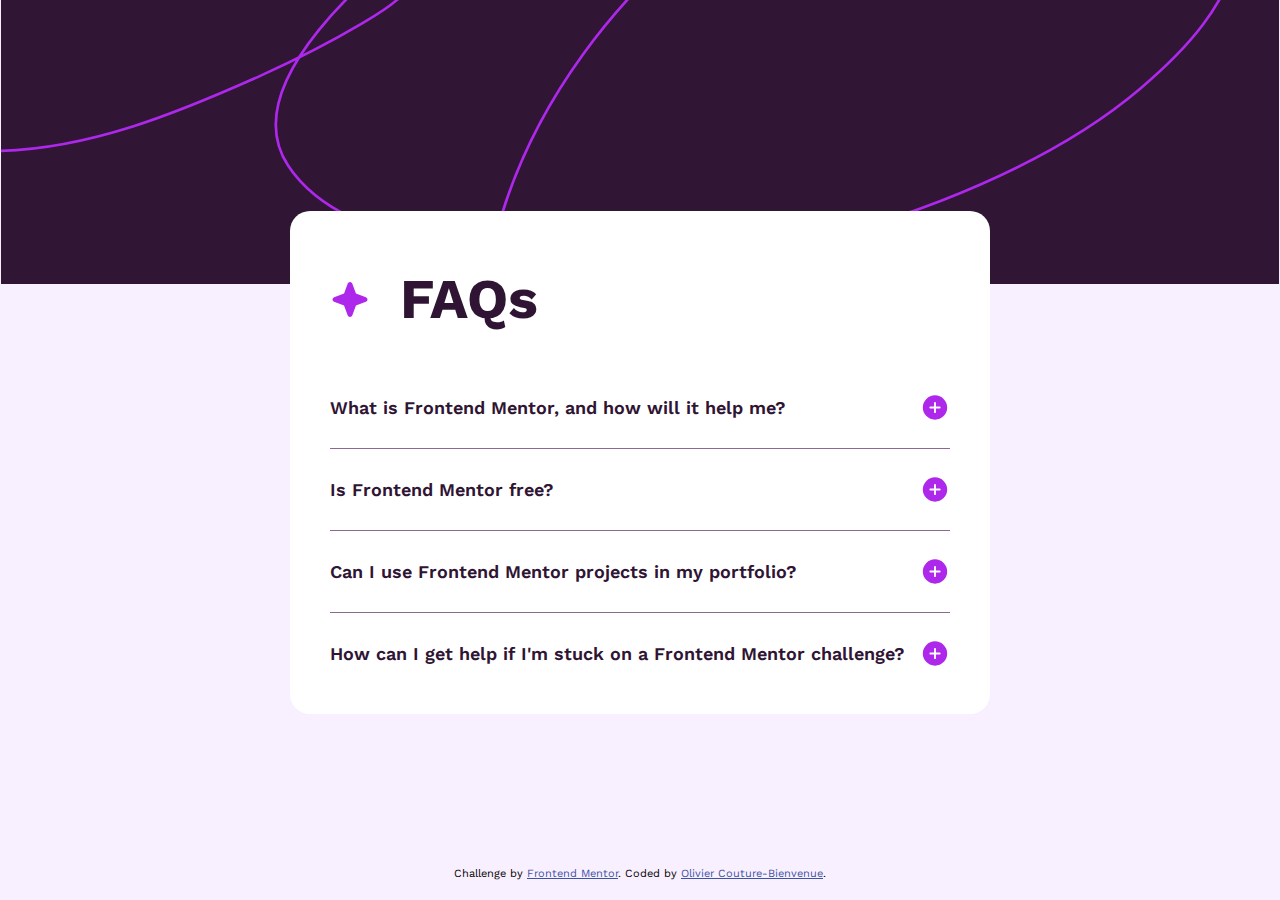
<file: faq-accordion-main/index.html>
<!DOCTYPE html>
<html lang="en">
<head>
  <meta charset="UTF-8">
  <meta name="viewport" content="width=device-width, initial-scale=1.0"> <!-- displays site properly based on user's device -->

  <link rel="icon" type="image/png" sizes="32x32" href="./assets/images/favicon-32x32.png">
  <link rel="stylesheet" href="style.css">
  <title>Frontend Mentor | FAQ accordion</title>

  <style>
    .attribution { font-size: 11px; text-align: center; }
    .attribution a { color: hsl(228, 45%, 44%); }
  </style>
</head>
<body>
  <main class="container">
   <div class="card-container">
    <article class="card">
      <div class="card__header">
        <img src="assets/images/icon-star.svg" alt="">
        <h1 class="card__title">FAQs</h1>
      </div>
      <div class="row-container">
        <div class="row">
          <div class="card__row-header">
            <h2>What is Frontend Mentor, and how will it help me?</h2>
            <img src="assets/images/icon-plus.svg" alt="">
          </div>
          <div class="card__row-text-container">
            <p class="card__row-text">
              Frontend Mentor offers realistic coding challenges to help developers improve their 
      frontend coding skills with projects in HTML, CSS, and JavaScript. It's suitable for 
      all levels and ideal for portfolio building.
            </p>
          </div>
        </div>
        <div class="row">
          <div class="card__row-header">
            <h2>Is Frontend Mentor free?</h2>
            <img src="assets/images/icon-plus.svg" alt="">
          </div>
          <div class="card__row-text-container">
            <p class="card__row-text">
              Yes, Frontend Mentor offers both free and premium coding challenges, with the free 
      option providing access to a range of projects suitable for all skill levels.
            </p>
          </div>
        </div>
        
        <div class="row">
          <div class="card__row-header">
            <h2>Can I use Frontend Mentor projects in my portfolio?</h2>
            <img src="assets/images/icon-plus.svg" alt="">
          </div>
          <div class="card__row-text-container">
            <p class="card__row-text">
              Yes, you can use projects completed on Frontend Mentor in your portfolio. It's an excellent
      way to showcase your skills to potential employers!
            </p>
          </div>
        </div>
        
        <div class="row">
          <div class="card__row-header">
            <h2>How can I get help if I'm stuck on a Frontend Mentor challenge?</h2>
            <img src="assets/images/icon-plus.svg" alt="">
          </div>
          <div class="card__row-text-container">
            <p class="card__row-text">
              The best place to get help is inside Frontend Mentor's Discord community. There's a help 
      channel where you can ask questions and seek support from other community members.
            </p>
          </div>
        </div>
      </div>
    </article>
   </div>
    <div class="attribution">
      Challenge by <a href="https://www.frontendmentor.io?ref=challenge" target="_blank">Frontend Mentor</a>. 
      Coded by <a href="#">Olivier Couture-Bienvenue</a>.
    </div>
  </main>
  
  
  <script src="script.js"></script>

</body>
</html>
</file>
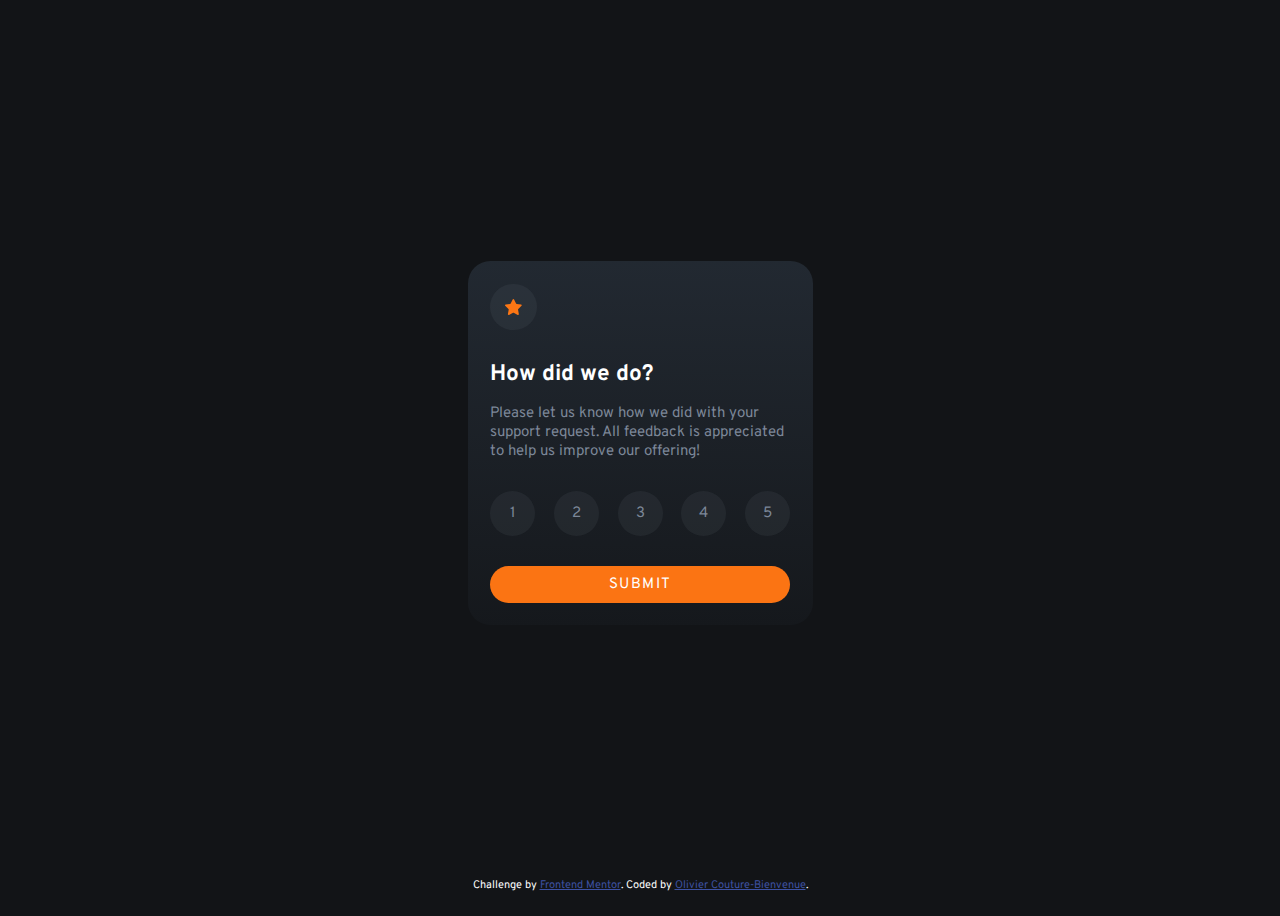
<file: interactive-rating/index.html>
<!DOCTYPE html>
<html lang="en">
<head>
  <meta charset="UTF-8">
  <meta name="viewport" content="width=device-width, initial-scale=1.0"> <!-- displays site properly based on user's device -->

  <link rel="preconnect" href="https://fonts.googleapis.com">
  <link rel="preconnect" href="https://fonts.gstatic.com" crossorigin>
  <link href="https://fonts.googleapis.com/css2?family=Overpass:ital,wght@0,100..900;1,100..900&display=swap" rel="stylesheet">

  <link rel="icon" type="image/png" sizes="32x32" href="./images/favicon-32x32.png">
  <link rel="stylesheet" href="style.css">
  <title>Frontend Mentor | Interactive rating component</title>

  <!-- Feel free to remove these styles or customise in your own stylesheet 👍 -->
  <style>
    .attribution { font-size: 11px; text-align: center; }
    .attribution a { color: hsl(228, 45%, 44%); }
  </style>
</head>
<body>

  <div class="step-container">
    <!-- Rating state start -->
    <div class="step ">
      <div>
        <div class="star">
          <img src="images/icon-star.svg" alt="star">
        </div>
      </div>
      <article class="text">
        <header class="title">How did we do?</header>
        <p class="description">
          Please let us know how we did with your support request. All feedback is appreciated
          to help us improve our offering!
        </p>
      </article>
      <div class="ratings">
        <div class="rating" id="rating-1">1</div>
        <div class="rating" id="rating-2">2</div>
        <div class="rating" id="rating-3">3</div>
        <div class="rating" id="rating-4">4</div>
        <div class="rating" id="rating-5">5</div>
      </div>
      
      <div class="submit">Submit</div>
    </div>
    <!-- Rating state end -->
    <!-- Thank you state start -->
    <div class="step center">
      <img src="images/illustration-thank-you.svg" alt="" class="thank-pic">
      <div class="score-box">You selected <span></span> out of 5</div>
      <article class="text">
        <header class="title">Thank you!</header>
        <p class="description">
          We appreciate you taking the time to give a rating. If you ever need more support,
          don’t hesitate to get in touch!
        </p>
      </article>
    </div>
    <!-- Thank you state end -->
  </div>

  
  <div class="attribution">
    Challenge by <a href="https://www.frontendmentor.io?ref=challenge" target="_blank">Frontend Mentor</a>. 
    Coded by <a href="#">Olivier Couture-Bienvenue</a>.
  </div>

  <script src="script.js"></script>
</body>
</html>
</file>
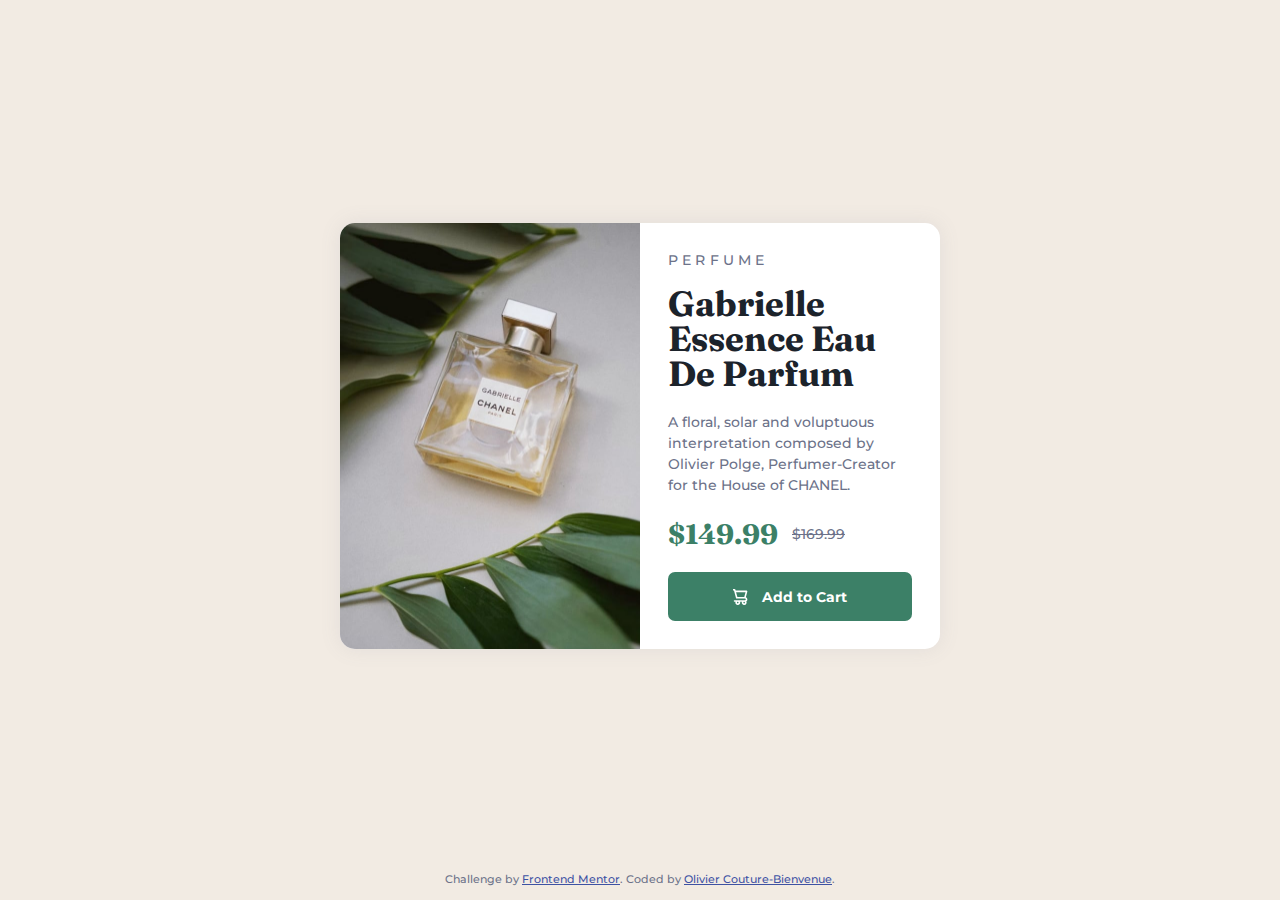
<file: product-preview-card/index.html>
<!DOCTYPE html>
<html lang="en">
<head>
  <meta charset="UTF-8">
  <meta name="viewport" content="width=device-width, initial-scale=1.0"> <!-- displays site properly based on user's device -->
  <link rel="preconnect" href="https://fonts.googleapis.com">
  <link rel="preconnect" href="https://fonts.gstatic.com" crossorigin>
  <link href="https://fonts.googleapis.com/css2?family=Fraunces:ital,opsz,wght@0,9..144,100..900;1,9..144,100..900&family=Montserrat:ital,wght@0,100..900;1,100..900&display=swap" rel="stylesheet">
  <link rel="stylesheet" href="style.css">
  <link rel="icon" type="image/png" sizes="32x32" href="./images/favicon-32x32.png">
  
  <title>Frontend Mentor | Product preview card component</title>

  <!-- Feel free to remove these styles or customise in your own stylesheet 👍 -->
  <style>
    .attribution { font-size: 11px; text-align: center; }
    .attribution a { color: hsl(228, 45%, 44%); }
  </style>
</head>
<body>
  <main class="product-container">
    <div class="product">
      <section class="image">
        <img src="images/image-product-mobile.jpg" alt="perfume">
      </section>
      <section class="details">
        <header>
          <div class="category">Perfume</div>
    
          <h1 class="name">Gabrielle Essence Eau De Parfum</h1>
        </header>
    
        <p class="description">
          A floral, solar and voluptuous interpretation composed by Olivier Polge, 
          Perfumer-Creator for the House of CHANEL.
        </p>
    
        <div class="price">
          <span class="price--new">
            $149.99
          </span>  
          <span class="price--old">
            $169.99
          </span>
        </div>
        
    
        <div class="button">
          <img src="images/icon-cart.svg" alt="">
          Add to Cart
        </div>
      </section>
    </div>
  </main>
  
  
  <footer class="attribution">
    Challenge by <a href="https://www.frontendmentor.io?ref=challenge" target="_blank">Frontend Mentor</a>. 
    Coded by <a href="#">Olivier Couture-Bienvenue</a>.
  </footer>
</body>
</html>
</file>
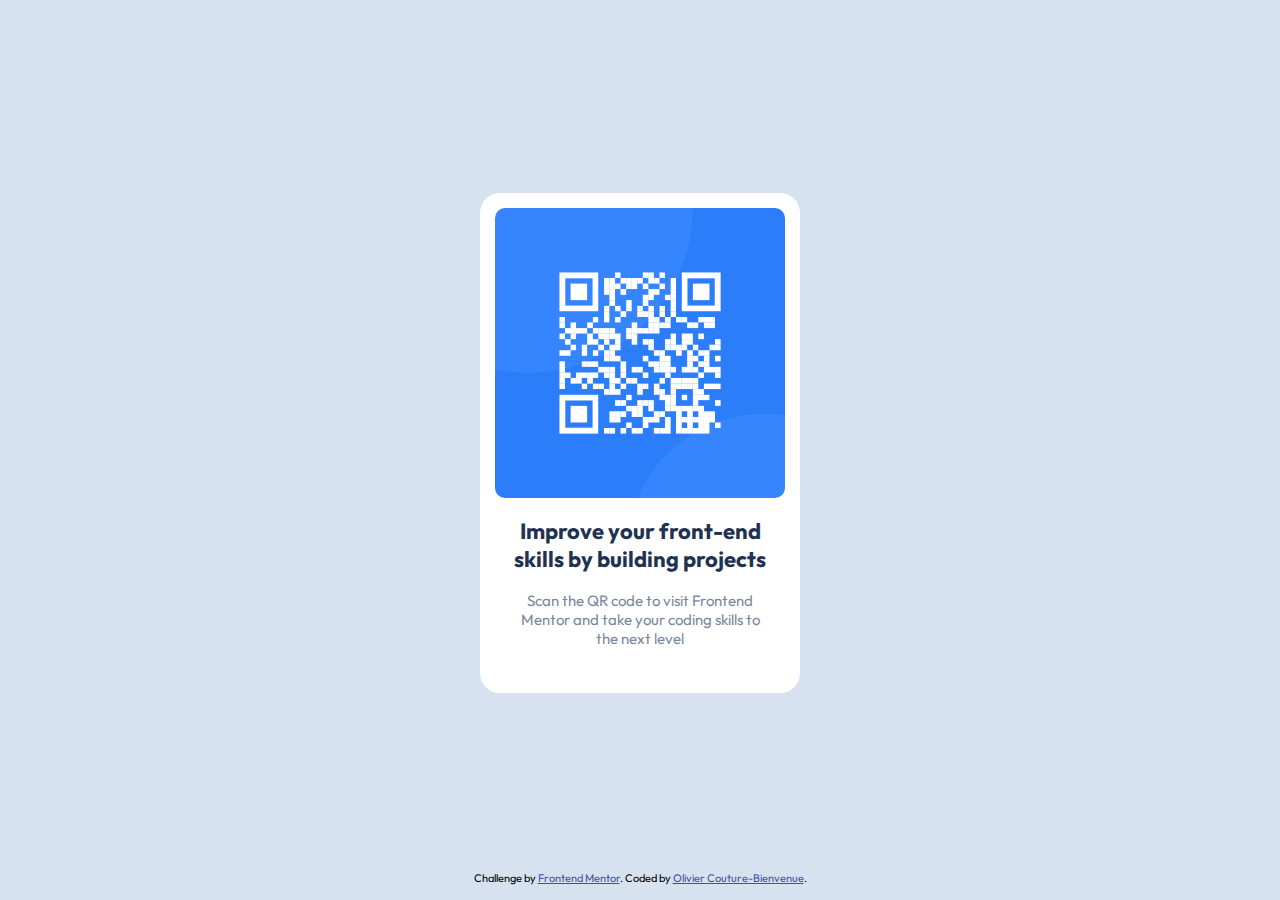
<file: qr-code-component-main/index.html>
<!DOCTYPE html>
<html lang="en">
<head>
  <meta charset="UTF-8">
  <meta name="viewport" content="width=device-width, initial-scale=1.0"> <!-- displays site properly based on user's device -->

  <link rel="icon" type="image/png" sizes="32x32" href="./images/favicon-32x32.png">
  
  <title>Frontend Mentor | QR code component</title>
  <link rel="stylesheet" href="style.css">
</head>
<body>
  <div class="container">
    <div class="component">
      <img src="images/image-qr-code.png" alt="QR code to https://frontendmentor.io" class="component__img">
      <h2 class="component__title">Improve your front-end skills by building projects</h2>
      <p class="component__desc">Scan the QR code to visit Frontend Mentor and take your coding skills to the next level</p>
    </div>
  </div>
  
  <div class="attribution">
    Challenge by <a href="https://www.frontendmentor.io?ref=challenge" target="_blank">Frontend Mentor</a>.
    Coded by <a href="#">Olivier Couture-Bienvenue</a>.
  </div>
</body>
</html>
</file>
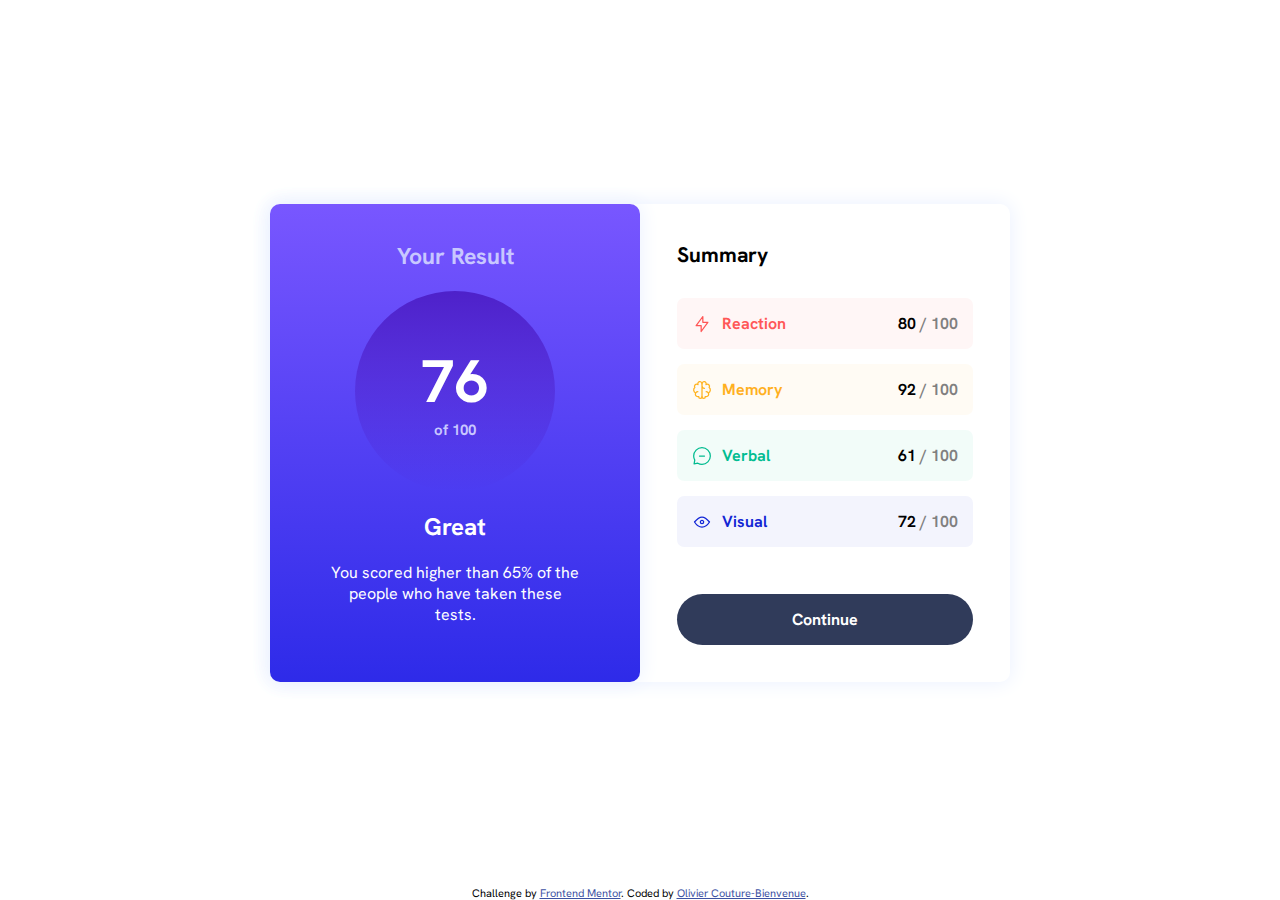
<file: results-summary-component-main/index.html>
<!DOCTYPE html>
<html lang="en">
<head>
  <meta charset="UTF-8">
  <meta name="viewport" content="width=device-width, initial-scale=1.0"> <!-- displays site properly based on user's device -->

  <link rel="icon" type="image/png" sizes="32x32" href="./assets/images/favicon-32x32.png">
  <link rel="stylesheet" href="styles.css">
  <script src="script.js"></script>
  <title>Frontend Mentor | Results summary component</title>

  <!-- Feel free to remove these styles or customise in your own stylesheet 👍 -->
  <style>
    .attribution { font-size: 11px; text-align: center; }
    .attribution a { color: hsl(228, 45%, 44%); }
  </style>
</head>
<body>
  <div class="container">
    <main class="results-container">
      <article class="results">
        <header class="results__total">
          <h3 class="results__total-header">
            Your Result
          </h3>
          
          <h1 class="results__total-score">
            76
            <div class="results__total-score-of">
              of 100
            </div>
          </h1>

          <h2 class="results__total-comment">Great</h2>
          <div class="results__total-description">
            You scored higher than 65% of the people who have taken these tests.
          </div>
        </header>

        <section class="results__summary">
          <h3 class="results__summary-header">
            Summary
          </h3>
          <div class="results__summary-rows">
            <!-- Populated dynamically -->
          </div>
          <button class="results__button">
            Continue
          </button>
        </section>
      </article>
    </main>
    <div class="attribution">
      Challenge by <a href="https://www.frontendmentor.io?ref=challenge" target="_blank">Frontend Mentor</a>. 
      Coded by <a href="#">Olivier Couture-Bienvenue</a>.
    </div>
  </div>
  


  <!-- Memory
  92 / 100

  Verbal
  61 / 100

  Visual
  72 / 100 -->
  
</body>
</html>
</file>
<file: faq-accordion-main/style.css>
@font-face {
    font-family: 'Work Sans';
    src: url('assets/fonts/WorkSans-VariableFont_wght.ttf');
    font-weight: 125 950;
    font-style: normal;
}

@font-face {
    font-family: 'Work Sans';
    src: url('assets/fonts/WorkSans-Italic-VariableFont_wght.ttf');
    font-weight: 125 950;
    font-style: italic;
}

:root {
    --lightpink: hsl(275, 100%, 97%);
    --grayishpurple: hsl(292, 16%, 49%);
    --darkpurple: hsl(292, 42%, 14%);
    --purple: #ad28eb;

}

body {
    margin: 0;
    background-color: var(--lightpink);
    font-family: 'Work Sans', sans-serif;
    background-image: url('assets/images/background-pattern-desktop.svg');
    background-repeat: no-repeat;
    background-size: contain;
}

.container {
    display: flex;
    justify-content: center;
    align-items: center;
    min-height: 100vh;
    flex-direction: column;
}

.card-container {
    flex: 1;
    width: 90%;
    max-width: 700px;
    height: 100%;
    display: flex;
    justify-content: center;
    align-items: center;
    flex-direction: column;
}

.card {
    background-color: white;
    padding: 20px 40px;
    border-radius: 20px;
    margin: 10vw 0 50px;
}

.card__header {
    display: flex;
    gap: 30px;
    align-items: center;
}

.card__title {
    font-size: 3.5rem;
    font-weight: 700;
    margin: 35px 0;
    color: var(--darkpurple);
}

.card__row-header {
    display: flex;
    justify-content: space-between;
    align-items: center;
    color: var(--darkpurple);
    font-size: 12px;
}

.card__row-header h2 {
    font-weight: 600;
    margin: 30px 0;
    transition: color 75ms ease;
}

.card__row-header h2:hover {
    color: var(--purple);
}


.card__row-header:active { color: var(--purple); }

.attribution {
    padding: 20px 0;
}

.row {
    cursor: pointer;
    height: 100%;
    padding: 0;
}

.row + .row {
    border-top: 1px solid var(--grayishpurple);
}

.card__row-text-container {
    max-height: 0;
    overflow: hidden;
    transition: max-height .5s ease-out;
}

.card__row-text {
    margin-bottom: 30px;
    color: var(--grayishpurple);
}

.card__row-text--active {
    padding-bottom: 30px;
}

@media (width <= 800px) {
    body {
        background-image: url('assets/images/background-pattern-mobile.svg')
    }

    .card {
        margin-top: 80px ;
        border-radius: 8px;
        padding: 20px;
    }

    .card__row-header {
        font-size: 10px;
    }

    .card__row-header h2 {
        margin: 20px 0;
    }

    .card__title {
        font-size: 2.25rem;
        margin: 10px;
    }

    .card__header > img {
        height: 30px;
    }

    .card__header {
        gap: 0;
    }
}
</file>
<file: interactive-rating/style.css>
*,
*::before,
*::after {
    box-sizing: content-box;
}

img {
    max-width: 100%;
    height: auto;
}

:root {
    --orange:  hsl(25, 97%, 53%);

    --light-grey: hsl(217, 12%, 63%);
    --medium-grey-v: 216, 12%, 54%;
    --dark-blue: hsl(213, 19%, 18%);
    --very-dark-blue: hsl(216, 12%, 8%);

    font-family: 'Overpass';
    font-size: 15px;
}

body {
    background-color: var(--very-dark-blue);
    color: white;
    display: grid;
    place-content: center;
    grid-template-rows: 1fr 2rem;
    min-height: 100vh;
}

.step-container {
    display: grid;
    place-content: center;
}

.step {
    display: flex;
    flex-direction: column;
    max-width: 300px;
    background: linear-gradient(var(--dark-blue) -25%, var(--very-dark-blue) 125%);
    padding: 1.5rem;
    margin: 1.5rem;
    border-radius: 1.5rem;
    gap: 2rem;
}

.hidden {
    display: none;
}

.star  {
    display: inline-flex;
    padding: 1rem;
    border-radius: 9999px;
    background-color: hsla(var(--medium-grey-v), .1);
}

.text {
    display: grid;
    gap: 1rem;
}

.title {
    font-size: 1.5rem;
    font-weight: 700;
}

.description {
    color: hsla(var(--medium-grey-v), 1);
    margin: 0;
}

.ratings {
    display: flex;
    flex-wrap: wrap;
    justify-content: space-between;
    align-content: center;
}

.rating {
    display: grid;
    place-content: center;
    background-color: hsla(var(--medium-grey-v), .1);
    color: hsla(var(--medium-grey-v), 1);
    width: 3rem;
    height: 3rem;
    border-radius: 9999px;
}

.rating:hover {
    color: white;
    background-color: var(--orange);
    cursor: pointer;
}

.selected {
    background-color: var(--light-grey);
    color: white;
}

.submit {
    background-color: var(--orange);
    text-transform: uppercase;
    text-align: center;
    padding: .6rem;
    border-radius: 9999px;
    letter-spacing: .1em;
    cursor: pointer;
}

.submit:hover {
    background-color: white;
    color: var(--orange);
}

.thank-pic {
    width: 50%;
}

.score-box {
    color: var(--orange);
    background-color: hsla(var(--medium-grey-v), .1);
    border-radius: 9999px;
    padding: .5rem 1.5rem;
}

.center {
    justify-content: center;
    align-items: center;
    text-align: center;
}
</file>
<file: product-preview-card/style.css>
*,
*::before,
*::after {
    box-sizing: border-box;
}

* {
    margin: 0;
    font: inherit;
}

img {
    display: block;
    max-width: 100%;
}

:root {
    --dark-cyan: hsl(158, 36%, 37%);
    --cream: hsl(30, 38%, 92%);

    --very-dark-blue: hsl(212, 21%, 14%);
    --dark-grayish-blue: hsl(228, 12%, 48%);

    --selected: #1a4031;

    font-family: 'Montserrat', sans-serif;
    font-size: 14px;
    font-weight: 500;
    color: var(--dark-grayish-blue);
}

body {
    background-color: var(--cream);
    display: grid;
    grid-template-rows: auto 2rem;
    min-height: 100vh;
}

.product-container {
    display: grid;
    place-content: center;
}

.product {
    display: grid;
    grid-template-columns: 1fr 1fr;
    box-shadow: 0 0 20px 1px hsl(228, 12%, 48%, .1);
    max-width: 600px;
    margin: 1rem;
    background-color: white;
    border-radius: 15px;
    overflow: hidden;
}

.image {
    background-image: url('images/image-product-desktop.jpg');
    background-size: cover;
    background-position: 50% 50%;
    background-repeat: no-repeat;
}

.image img {
    display: none;
}

@media (width <= 600px) {
    .product {
        grid-template-columns: 1fr;
        margin: 1rem;
    }

    .image {
        background-image: none;
    }

    .image img {
        display: block;
    }
}

.details {
    padding: 2rem;
    display: flex;
    flex-direction: column;
    gap: 1.5rem;
}

header {
    display: flex;
    flex-direction: column;
    gap: 1.25rem;
}

.category {
    text-transform: uppercase;
    letter-spacing: 0.3em;
}

.name {
    font-family: 'Fraunces', serif;
    color: var(--very-dark-blue);
    font-size: 2.5rem;
    font-weight: 700;
    line-height: 1;
}

.description {
    line-height: 1.5;
}

.price {
    display: flex;
    gap: 1rem;
    align-items: center;
}

.price--new {
    font-size: 2rem;
    font-weight: 700;
    color: var(--dark-cyan);
    font-family: 'Fraunces';
}

.price--old {
    text-decoration: line-through;
}

.button {
    display: flex;
    justify-content: center;
    align-items: center;
    gap: 1rem;
    padding: 1.12rem;
    border-radius: .5rem;
    background-color: var(--dark-cyan);
    color: white;
    font-weight: 700;
    cursor: pointer;
}

.button:hover,
.button:focus,
.button:active {
    background-color: var(--selected);
}
</file>
<file: qr-code-component-main/style.css>
@import url('https://fonts.googleapis.com/css2?family=Outfit:wght@400;700&display=swap');

:root {
    --light-gray: hsl(212, 45%, 89%);
    --grayish-blue: hsl(220, 15%, 55%);
    --dark-blue: hsl(218, 44%, 22%);

    --font-size-paragraph: 15px;
    --font-size-title: 22px;
    
    font-family: 'Outfit';
}

*, *::before, *::after {
    box-sizing: border-box;
}

body {
    margin: 0;
    background-color: var(--light-gray);
    height: 100vh;
    min-height: 100vh;
    display: flex;
    flex-direction: column;
    justify-content: space-between;
    padding: 15px;
}

img {
    max-width: 100%;
}

.attribution { font-size: 11px; text-align: center; }
.attribution a { color: hsl(228, 45%, 44%); }

.component {
    background-color: white;
    display: flex;
    flex-direction: column;
    text-align: center;
    max-width: 320px;
    padding: 15px;
    border-radius: 20px;
    margin: 3rem auto;
} 

.component__img {
    border-radius: 10px;
}

.component__title {
    color: var(--dark-blue);
    font-size: var(--font-size-title);
}

.component__desc {
    color: var(--grayish-blue);
    font-size: var(--font-size-paragraph);
    width: 90%;
    margin: 0 auto 30px;
}

.container {
    flex-grow: 1;
    display: flex;
    flex-direction: column;
    justify-content: center;
}
</file>
<file: results-summary-component-main/styles.css>
@font-face {
    font-family: 'Hanken Grotesk';
    src: url('assets/fonts/HankenGrotesk-VariableFont_wght.ttf');
    font-weight: 125 950;
    font-style: normal;
}

:root {
    font-family: 'Hanken Grotesk';

    /*Primary*/
    --light-red: hsl(0, 100%, 67%);
    --orangey-yellow: hsl(39, 100%, 56%);
    --green-teal: hsl(166, 100%, 37%);
    --cobalt-blue: hsl(234, 85%, 45%);

    /*Gradients*/
    --gr-bg-1: hsl(252, 100%, 67%);
    --gr-bg-2: hsl(241, 81%, 54%);

    --gr-circle-1: hsla(256, 72%, 46%, 1);
    --gr-circle-2: hsla(241, 72%, 46%, 0);

    /*Neutral*/
    --pale-blue: hsl(221, 100%, 96%);
    --light-lavender: hsl(241, 100%, 89%);
    --dark-gray-blue: hsl(224, 30%, 27%);
}

* {
    box-sizing: border-box;
}

body, h1, h2, h3  {
    margin: 0;
}

.container {
    display: flex;
    flex-direction: column;
    justify-content: center;
    align-items: center;
    min-height: 100vh;
}

.results-container {
    flex: 1;
    width: 100%;
    display: flex;
    flex-direction: column;
    justify-content: center;
}

.results {
    height: 100%;
    display: grid;
    grid-template-columns: 1fr 1fr;
    width: 90%;
    max-width: 740px;
    margin: 0 auto;
    border-radius: 10px;
    box-shadow: 0 0 20px 1px var(--pale-blue);
}

.results__total {
    display: flex;
    flex-direction: column;
    align-items: center;
    justify-content: center;
    padding: 10%;
    border-radius: 10px;
    background: linear-gradient(var(--gr-bg-1), var(--gr-bg-2));
    box-shadow: 0 0 20px 1px var(--pale-blue);
    color: white;
    text-align: center;
}

.results__total-header {
    color: var(--light-lavender);
    font-size: 23px;
}

.results__total-score {
    width: 200px;
    height: 200px;
    border-radius: 2000px;
    display: flex;
    flex-direction: column;
    justify-content: center;
    align-items: center;
    background: linear-gradient(var(--gr-circle-1), var(--gr-circle-2));
    font-size: 60px;
    margin: 20px 0;
}

.results__total-score-of {
    font-size: 15px;
    color: var(--light-lavender);
}

.results__total-description {
    padding: 20px;
}

.results__summary {
    display: flex;
    flex-direction: column;
    justify-content: center;
    padding: 10%;
}

.results__summary-header {
    margin: 0;
    font-size: 21px;
}

.results__summary-rows {
    flex: 1;
    padding: 30px 0;
    display: flex;
    flex-direction: column;
    gap: 15px;
}

.results__summary-row {
    display: flex;
    justify-content: space-between;
    align-items: flex-end;
    border-radius: 7px;
    padding: 15px;
    font-weight: 650;
}

.results__summary-category {
    display: flex;
    align-items: flex-end;
    gap: 10px;
}

.results__summary-score {
    color: gray;
}

.results__summary-score--hl {
    color: black;
}

.results--red {
    background-color: hsla(0, 100%, 67%, 0.05);
    color: var(--light-red);
}

.results--yellow {
    background-color: hsla(39, 100%, 56%, 0.05);
    color: var(--orangey-yellow);
}

.results--green {
    background-color: hsla(166, 100%, 37%, 0.05);
    color: var(--green-teal);
}

.results--blue {
    background-color: hsl(234, 85%, 45%, 0.05);
    color: var(--cobalt-blue);
}

.results__button {
    background-color: var(--dark-gray-blue);
    border: none;
    border-radius: 30px;
    font-family: 'Hanken Grotesk';
    font-weight: 700;
    font-size: 16px;
    color: white;
    padding: 15px;
    cursor: pointer;
}

.results__button:hover {
    background: linear-gradient(var(--gr-bg-1), var(--gr-bg-2));
}

@media (width <= 600px) {
    .results-container {
        display: block;
    }

    .results {
        grid-template-columns: 1fr;
        width: 100%;
        box-shadow: none;
    }

    .results__total {
        border-radius: 0 0 10px 10px;
        padding: 5%;
    }

    .results__summary {
        padding: 5%;
        flex: 1;
    }

    .results__total-header {
        font-size: 15px;
    }

    .results__total-score {
        width: 130px;
        height: 130px;
        font-size: 50px;
    }
}
</file>
